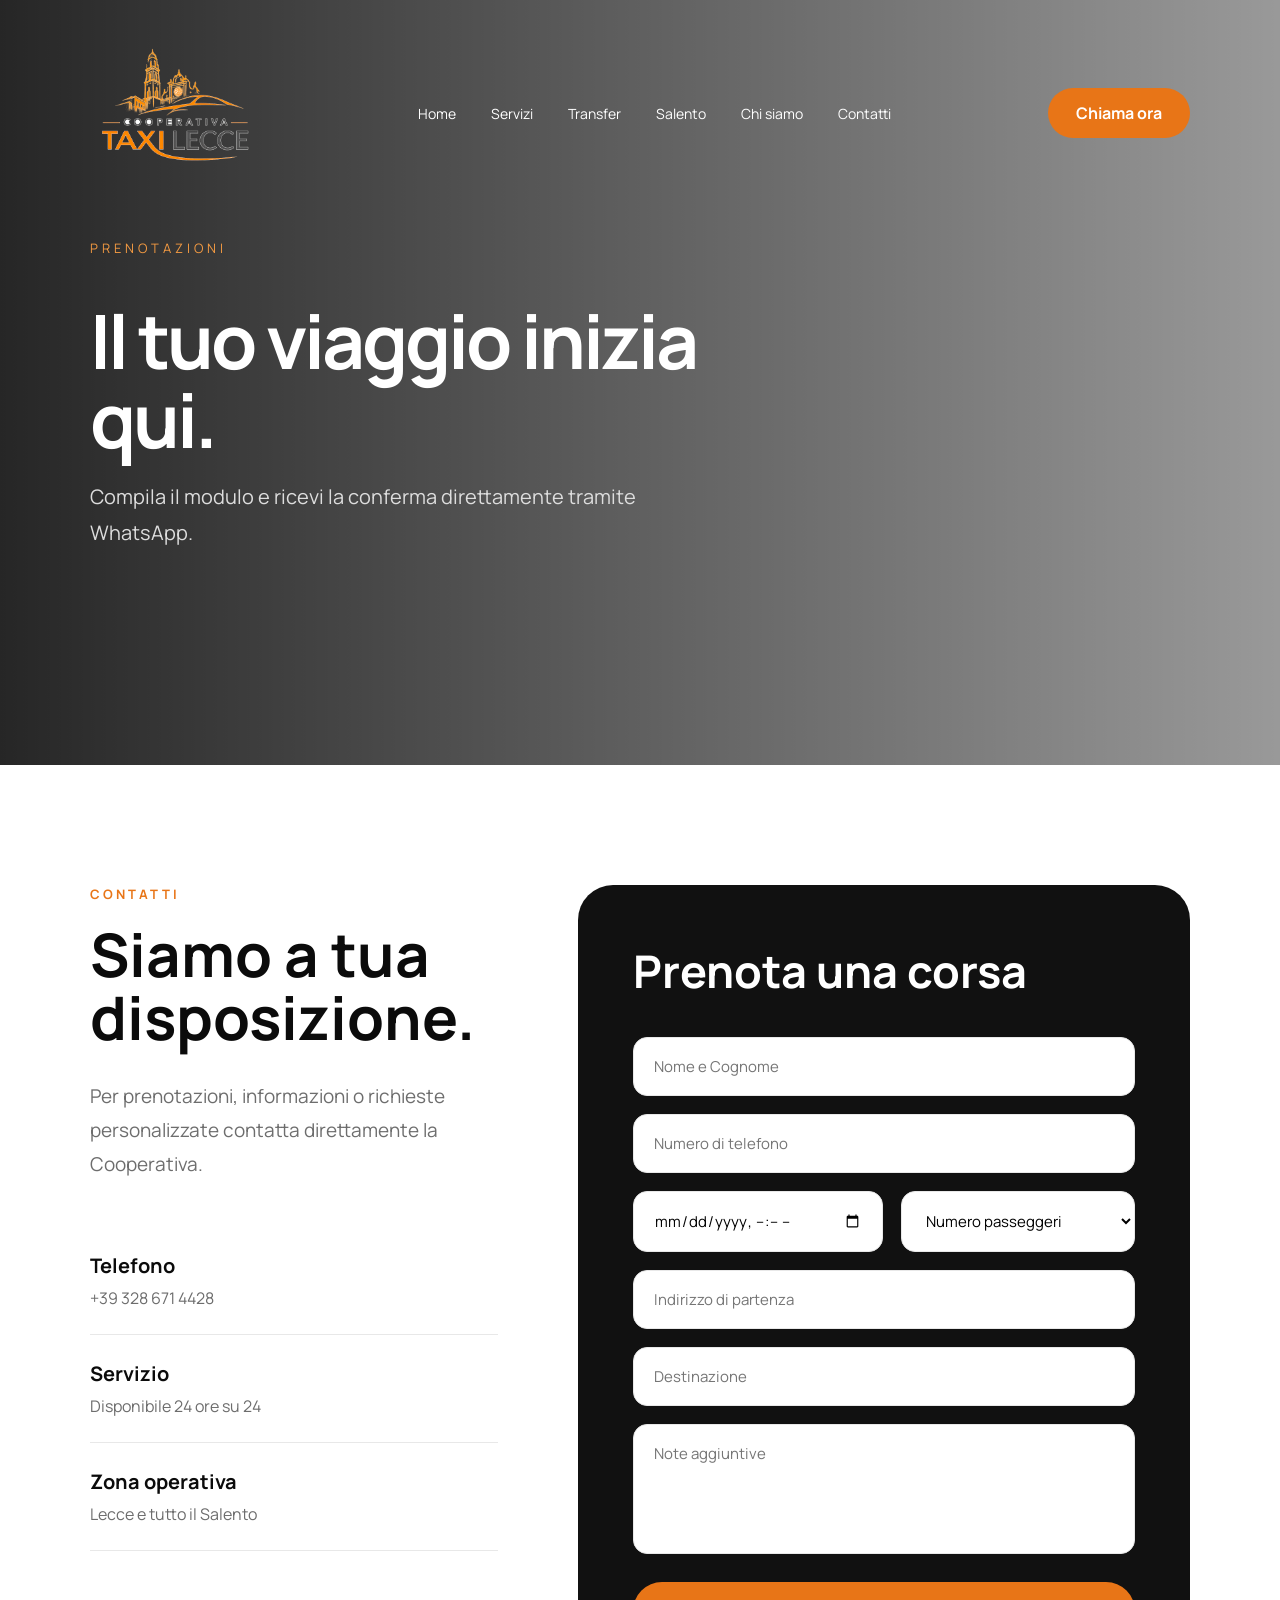
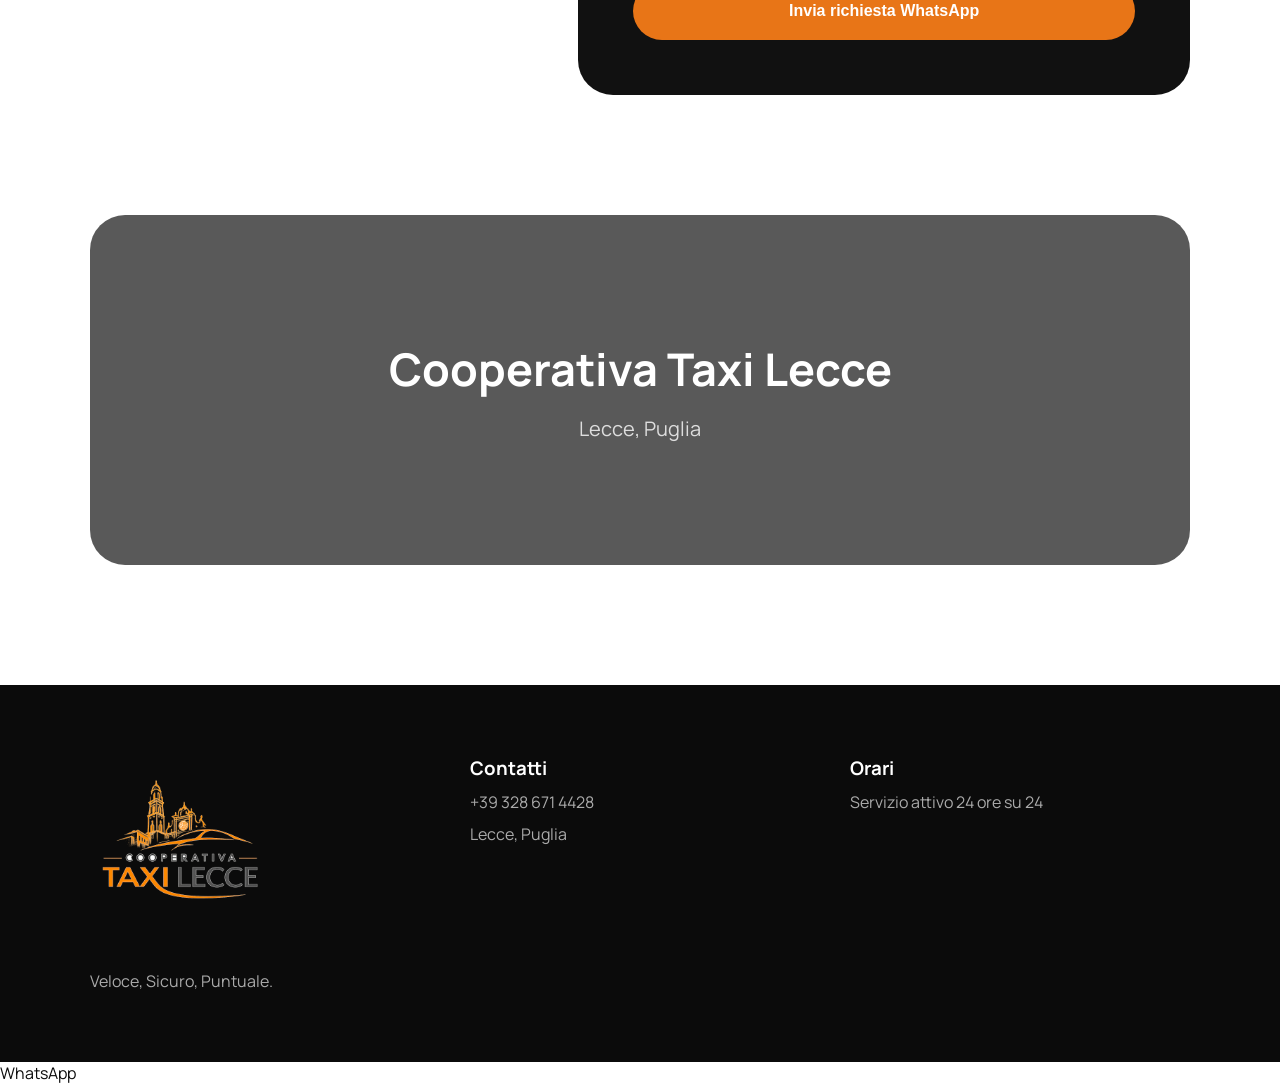
<file: contatti.html>
<!DOCTYPE html>
<html lang="it">

<head>

<meta charset="UTF-8">
<meta name="viewport" content="width=device-width, initial-scale=1.0">

<title>Cooperativa Taxi Lecce | Prenota il tuo Taxi</title>

<meta name="description" content="Contatta Cooperativa Taxi Lecce e prenota il tuo viaggio. Richiedi un taxi o un transfer tramite WhatsApp in pochi passaggi.">

<link rel="stylesheet" href="style.css">

</head>


<body>



<header class="page-header contact-header">


<nav>

<div class="logo">

<img src="assets/logo.png" alt="Cooperativa Taxi Lecce">

</div>


<ul>

<li><a href="index.html">Home</a></li>
<li><a href="servizi.html">Servizi</a></li>
<li><a href="transfer.html">Transfer</a></li>
<li><a href="salento.html">Salento</a></li>
<li><a href="chi-siamo.html">Chi siamo</a></li>
<li><a href="contatti.html">Contatti</a></li>

</ul>


<a class="nav-button" href="tel:+393286714428">
Chiama ora
</a>


</nav>





<div class="page-hero">


<p class="overline">
PRENOTAZIONI
</p>


<h1>

Il tuo viaggio
inizia qui.

</h1>


<p>

Compila il modulo e ricevi
la conferma direttamente tramite WhatsApp.

</p>


</div>


</header>









<main>





<section class="contact-layout">





<div class="contact-info">


<p class="section-label">
CONTATTI
</p>


<h2>
Siamo a tua disposizione.
</h2>



<p>

Per prenotazioni, informazioni
o richieste personalizzate
contatta direttamente la Cooperativa.

</p>





<div class="info-box">


<h3>
Telefono
</h3>

<p>
+39 328 671 4428
</p>


</div>





<div class="info-box">


<h3>
Servizio
</h3>

<p>
Disponibile 24 ore su 24
</p>


</div>





<div class="info-box">


<h3>
Zona operativa
</h3>

<p>
Lecce e tutto il Salento
</p>


</div>



</div>









<div class="contact-form">


<h2>
Prenota una corsa
</h2>



<form id="bookingForm">


<input
type="text"
id="nome"
placeholder="Nome e Cognome"
required
>


<input
type="tel"
id="telefono"
placeholder="Numero di telefono"
required
>


<div class="form-row">


<input
type="datetime-local"
id="data"
required
>



<select id="passeggeri">

<option value="">
Numero passeggeri
</option>

<option>
1
</option>

<option>
2
</option>

<option>
3
</option>

<option>
4 o più
</option>

</select>


</div>




<input
type="text"
id="partenza"
placeholder="Indirizzo di partenza"
required
>



<input
type="text"
id="destinazione"
placeholder="Destinazione"
required
>



<textarea
id="note"
placeholder="Note aggiuntive">
</textarea>



<button type="submit">

Invia richiesta WhatsApp

</button>



</form>


</div>





</section>









<section class="map-section">


<div>


<h2>
Cooperativa Taxi Lecce
</h2>


<p>
Lecce, Puglia
</p>


</div>


</section>








</main>








<footer>


<div>

<img src="assets/logo.png">

<p>
Veloce, Sicuro, Puntuale.
</p>

</div>


<div>

<h3>
Contatti
</h3>


<p>
+39 328 671 4428
</p>


<p>
Lecce, Puglia
</p>


</div>


<div>

<h3>
Orari
</h3>


<p>
Servizio attivo 24 ore su 24
</p>


</div>


</footer>





<script src="script.js"></script>


</body>

</html>
</file>
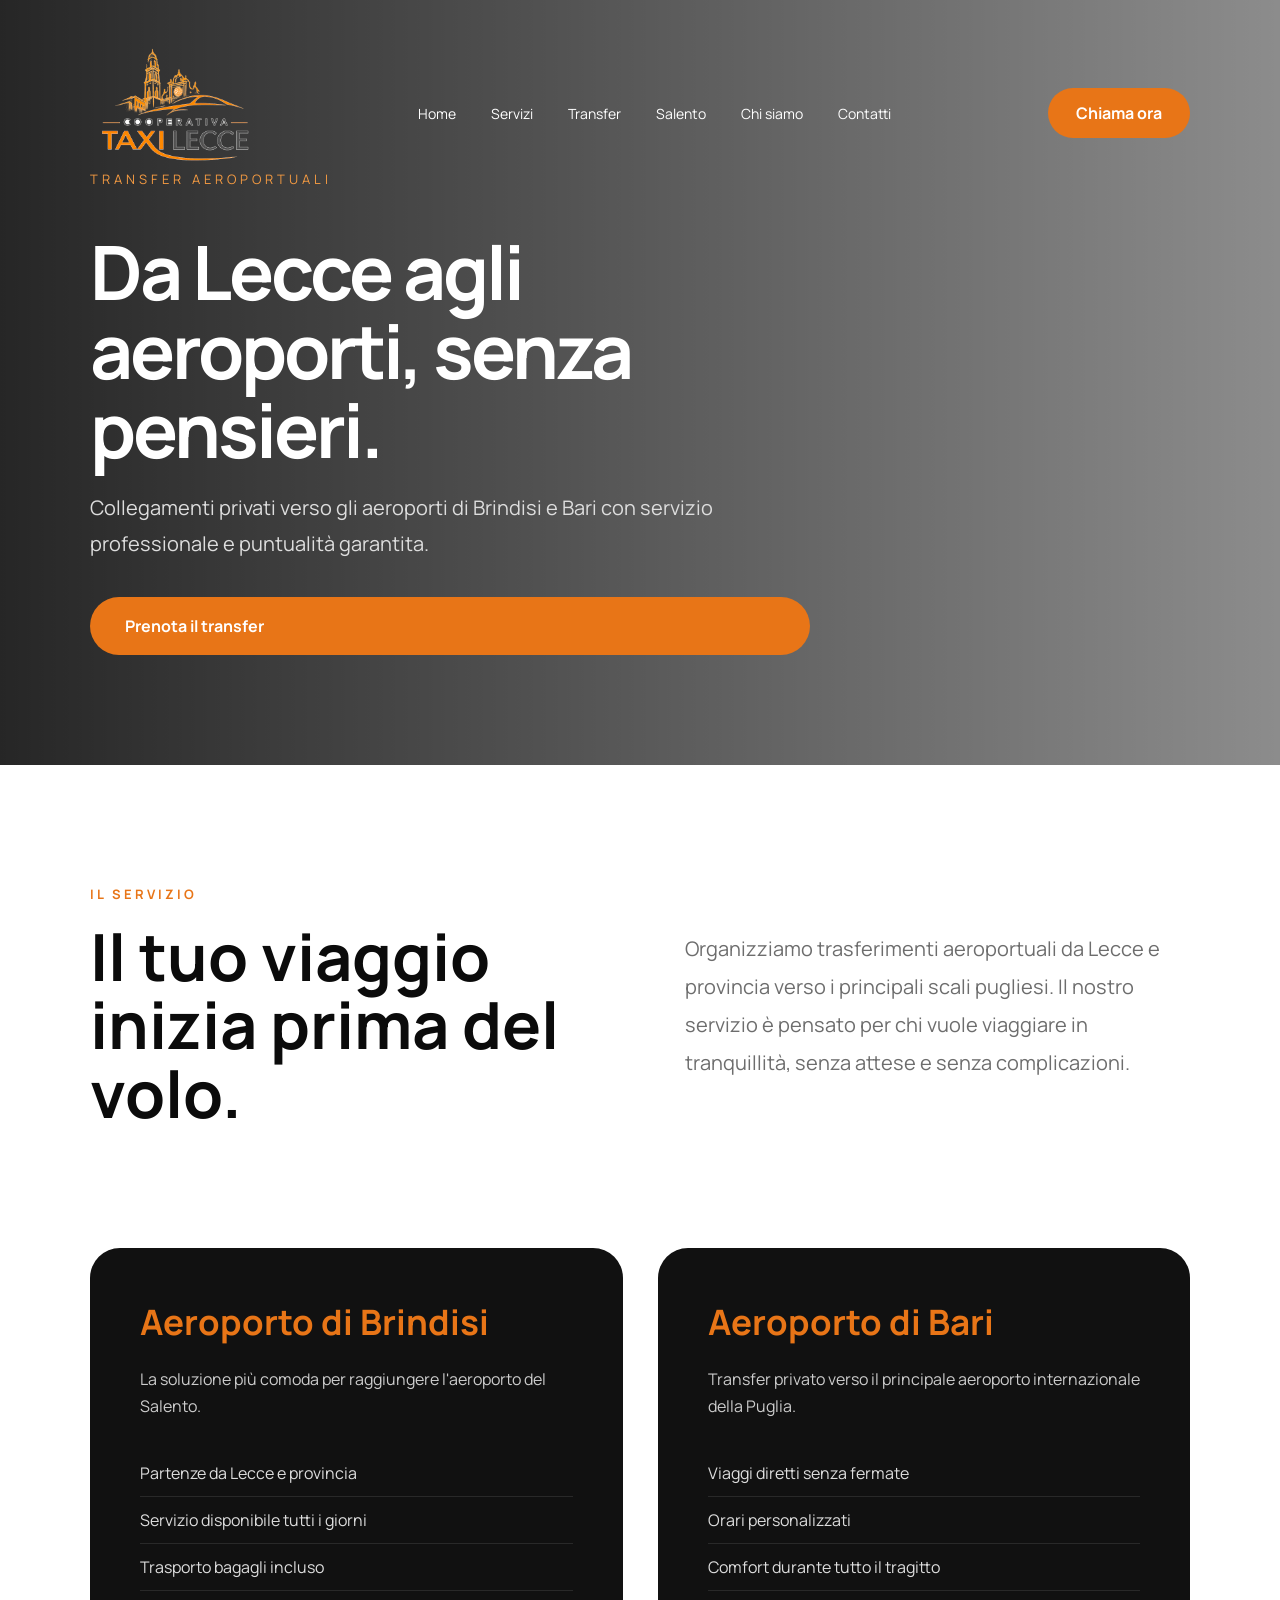
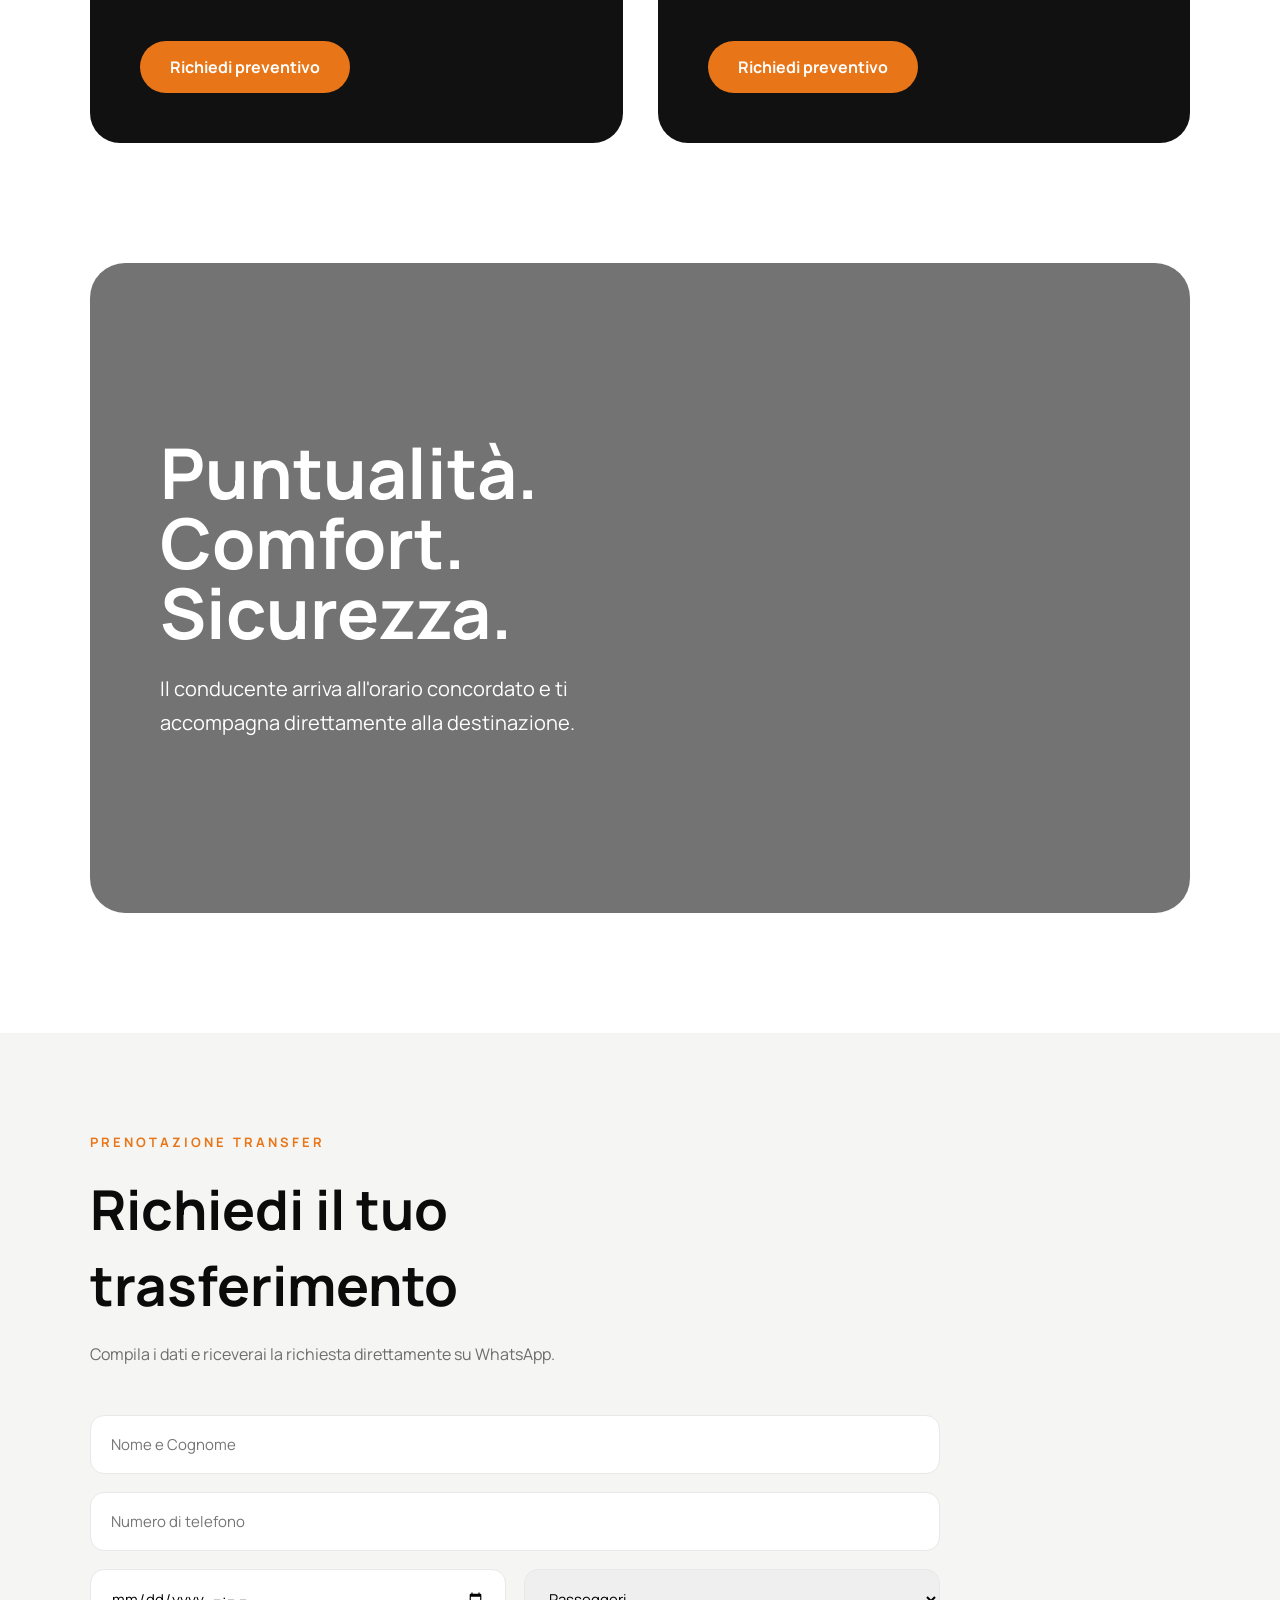
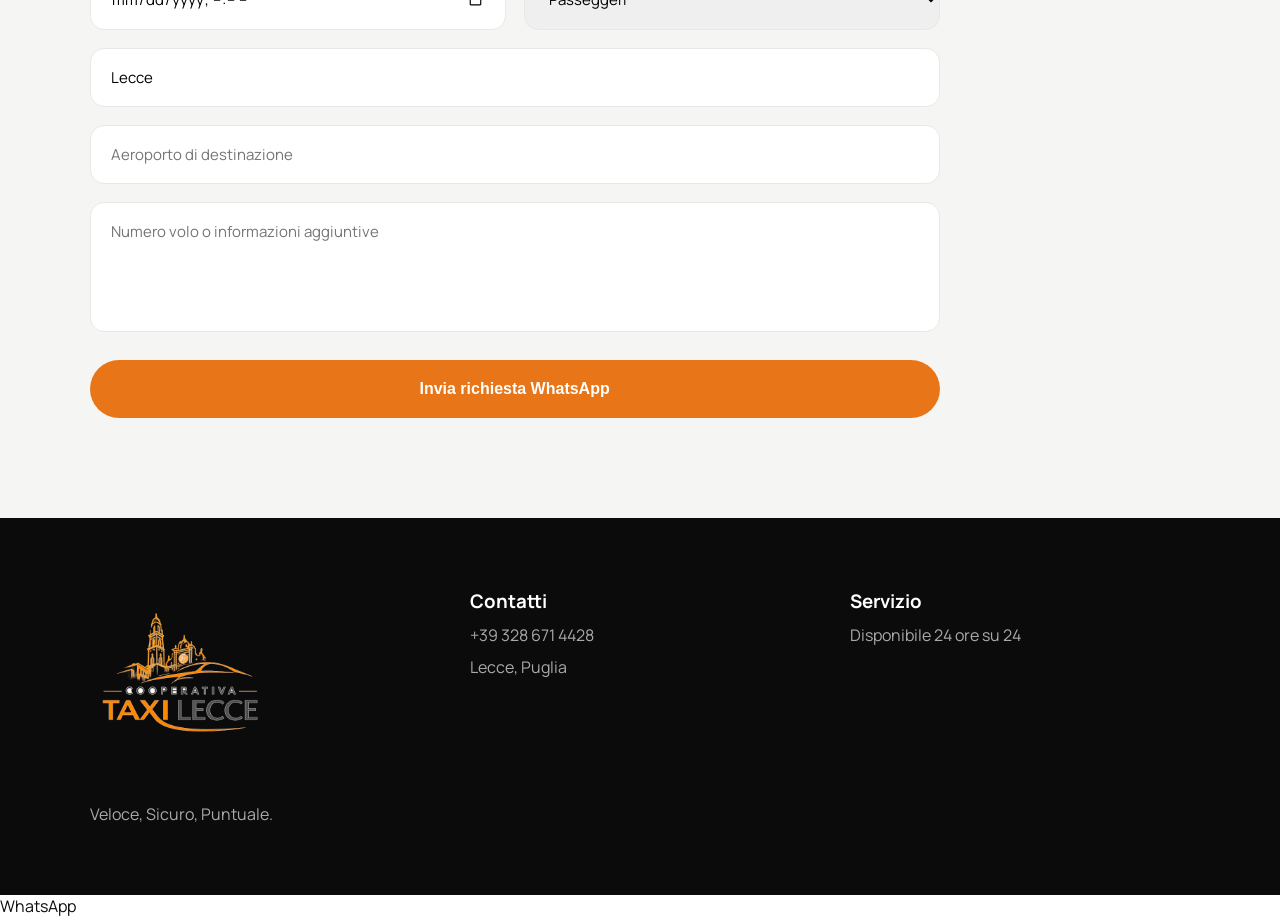
<file: transfer.html>
<!DOCTYPE html>
<html lang="it">

<head>

<meta charset="UTF-8">
<meta name="viewport" content="width=device-width, initial-scale=1.0">

  <title>Cooperativa Taxi Lecce | Transfer Aeroportuali Brindisi e Bari</title>

<meta name="description" content="Prenota un transfer con Cooperativa Taxi Lecce verso gli aeroporti di Brindisi e Bari. Servizio privato, comodo e puntuale.">
<link rel="stylesheet" href="style.css">

</head>


<body>


<header class="page-header transfer-header">


<nav>

<div class="logo">

<img src="assets/logo.png" alt="Cooperativa Taxi Lecce">

</div>


<ul>

<li><a href="index.html">Home</a></li>
<li><a href="servizi.html">Servizi</a></li>
<li><a href="transfer.html">Transfer</a></li>
<li><a href="salento.html">Salento</a></li>
<li><a href="chi-siamo.html">Chi siamo</a></li>
<li><a href="contatti.html">Contatti</a></li>

</ul>


<a class="nav-button" href="tel:+393286714428">
Chiama ora
</a>


</nav>



<div class="page-hero">


<p class="overline">
TRANSFER AEROPORTUALI
</p>


<h1>
Da Lecce agli aeroporti,
senza pensieri.
</h1>


<p>

Collegamenti privati verso gli aeroporti
di Brindisi e Bari con servizio professionale
e puntualità garantita.

</p>


<a href="#prenota" class="primary-button">
Prenota il transfer
</a>


</div>


</header>









<main>





<section class="airport-intro">


<div>


<p class="section-label">
IL SERVIZIO
</p>


<h2>
Il tuo viaggio
inizia prima del volo.
</h2>


</div>



<p>

Organizziamo trasferimenti aeroportuali
da Lecce e provincia verso i principali
scali pugliesi.

Il nostro servizio è pensato per chi vuole
viaggiare in tranquillità, senza attese e
senza complicazioni.

</p>


</section>









<section class="airports">


<div class="airport-card">


<h3>
Aeroporto di Brindisi
</h3>


<p>

La soluzione più comoda per raggiungere
l'aeroporto del Salento.

</p>


<ul>

<li>Partenze da Lecce e provincia</li>

<li>Servizio disponibile tutti i giorni</li>

<li>Trasporto bagagli incluso</li>

</ul>


<a href="#prenota">
Richiedi preventivo
</a>


</div>






<div class="airport-card">


<h3>
Aeroporto di Bari
</h3>


<p>

Transfer privato verso il principale
aeroporto internazionale della Puglia.

</p>


<ul>

<li>Viaggi diretti senza fermate</li>

<li>Orari personalizzati</li>

<li>Comfort durante tutto il tragitto</li>

</ul>


<a href="#prenota">
Richiedi preventivo
</a>


</div>


</section>









<section class="transfer-image">


<div>


<h2>
Puntualità.
Comfort.
Sicurezza.
</h2>


<p>

Il conducente arriva all'orario concordato
e ti accompagna direttamente alla destinazione.

</p>


</div>


</section>









<section class="booking" id="prenota">


<div class="booking-header">


<p class="section-label">
PRENOTAZIONE TRANSFER
</p>


<h2>
Richiedi il tuo trasferimento
</h2>


<p>
Compila i dati e riceverai la richiesta
direttamente su WhatsApp.
</p>


</div>





<form id="bookingForm">


<input 
type="text"
id="nome"
placeholder="Nome e Cognome"
required
>


<input
type="tel"
id="telefono"
placeholder="Numero di telefono"
required
>



<div class="form-row">


<input
type="datetime-local"
id="data"
required
>



<select id="passeggeri">

<option value="">
Passeggeri
</option>

<option>
1
</option>

<option>
2
</option>

<option>
3
</option>

<option>
4 o più
</option>

</select>


</div>




<input
type="text"
id="partenza"
placeholder="Indirizzo di partenza"
value="Lecce"
>




<input
type="text"
id="destinazione"
placeholder="Aeroporto di destinazione"
required
>




<textarea
id="note"
placeholder="Numero volo o informazioni aggiuntive">
</textarea>



<button type="submit">
Invia richiesta WhatsApp
</button>


</form>



</section>






</main>







<footer>


<div>

<img src="assets/logo.png">

<p>
Veloce, Sicuro, Puntuale.
</p>


</div>


<div>

<h3>
Contatti
</h3>

<p>
+39 328 671 4428
</p>


<p>
Lecce, Puglia
</p>


</div>



<div>

<h3>
Servizio
</h3>


<p>
Disponibile 24 ore su 24
</p>


</div>


</footer>






<script src="script.js"></script>


</body>

</html>
</file>
<file: style.css>
@import url('https://fonts.googleapis.com/css2?family=Manrope:wght@400;500;600;700;800&display=swap');


:root{

    --black:#0b0b0b;
    --dark:#111111;
    --orange:#e87517;
    --orange-light:#f39a42;
    --white:#ffffff;
    --gray:#6d6d6d;
    --light:#f5f5f3;
    --border:#e8e8e8;

}


*{

    margin:0;
    padding:0;
    box-sizing:border-box;

}


html{

    scroll-behavior:smooth;

}


body{

    font-family:"Manrope",sans-serif;
    color:var(--black);
    background:var(--white);

}


a{

    text-decoration:none;
    color:inherit;

}




/* HEADER */


.header{

    height:100vh;
    min-height:750px;

    background:
    linear-gradient(
    90deg,
    rgba(0,0,0,.85),
    rgba(0,0,0,.35)
    ),
    url("url("images/hero.jpg")")
    center/cover;

    color:white;

}





/* NAVBAR */


nav{

    width:100%;
    padding:25px 7%;

    display:flex;
    align-items:center;
    justify-content:space-between;

    position:absolute;
    top:0;

    z-index:10;

}


.logo img{

    width:170px;
    height:auto;

}



nav ul{

    list-style:none;
    display:flex;
    gap:35px;

}


nav ul a{

    font-size:14px;
    color:white;

    transition:.3s;

}


nav ul a:hover{

    color:var(--orange);

}


.nav-button{

    background:var(--orange);
    color:white;

    padding:14px 28px;

    border-radius:50px;

    font-weight:700;

    transition:.3s;

}


.nav-button:hover{

    background:white;
    color:black;

}






/* HERO */


.hero{

    height:100%;

    display:flex;
    align-items:center;

    padding:0 7%;

}


.hero-content{

    max-width:850px;

}



.overline{

    color:var(--orange-light);

    font-size:13px;

    letter-spacing:4px;

    margin-bottom:25px;

}



.hero h1{

    font-size:75px;

    line-height:1.05;

    letter-spacing:-3px;

    font-weight:800;

}



.hero-text{

    margin-top:30px;

    max-width:620px;

    font-size:20px;

    line-height:1.7;

    color:#dddddd;

}





.hero-actions{

    display:flex;

    gap:20px;

    margin-top:45px;

}



.primary-button,
.secondary-button{

    padding:18px 35px;

    border-radius:50px;

    font-weight:700;

    transition:.3s;

}


.primary-button{

    background:var(--orange);

    color:white;

}


.primary-button:hover{

    transform:translateY(-3px);

}



.secondary-button{

    border:1px solid rgba(255,255,255,.5);

    color:white;

}



.secondary-button:hover{

    background:white;

    color:black;

}








/* INTRO */


.intro{

    padding:120px 7%;

    display:grid;

    grid-template-columns:1fr 1fr;

    gap:100px;

    align-items:center;

}



.section-label{

    color:var(--orange);

    font-size:13px;

    letter-spacing:3px;

    font-weight:700;

    margin-bottom:20px;

}



.intro h2{

    font-size:70px;

    line-height:.95;

}



.intro p:last-child{

    color:var(--gray);

    font-size:20px;

    line-height:1.9;

}







/* BOOKING */


.booking{

    background:var(--light);

    padding:100px 7%;

}


.booking-header{

    max-width:700px;

    margin-bottom:50px;

}


.booking h2{

    font-size:55px;

    margin-bottom:20px;

}



.booking-header p:last-child{

    color:var(--gray);

}



form{

    max-width:850px;

    display:flex;

    flex-direction:column;

    gap:18px;

}


input,
select,
textarea{

    width:100%;

    border:1px solid var(--border);

    padding:18px 20px;

    border-radius:14px;

    font-size:15px;

    font-family:inherit;

    outline:none;

}



input:focus,
select:focus,
textarea:focus{

    border-color:var(--orange);

}



.form-row{

    display:grid;

    grid-template-columns:1fr 1fr;

    gap:18px;

}


textarea{

    height:130px;

    resize:none;

}



form button{

    margin-top:10px;

    padding:20px;

    border:none;

    border-radius:50px;

    background:var(--orange);

    color:white;

    font-size:16px;

    font-weight:700;

    cursor:pointer;

    transition:.3s;

}



form button:hover{

    background:#c85e0d;

}







/* SERVICES */


.services{

    padding:120px 7%;

}



.section-head{

    margin-bottom:60px;

}



.services h2{

    font-size:55px;

}



.service-grid{

    display:grid;

    grid-template-columns:repeat(3,1fr);

    gap:30px;

}



.service-grid article{

    border-radius:25px;

    overflow:hidden;

    background:white;

    box-shadow:0 20px 50px rgba(0,0,0,.08);

}



.service-grid img{

    width:100%;

    height:260px;

    object-fit:cover;

}



.service-grid article h3{

    font-size:28px;

    padding:30px 30px 10px;

}



.service-grid article p{

    padding:0 30px;

    color:var(--gray);

    line-height:1.7;

}



.service-grid article a{

    display:block;

    padding:30px;

    color:var(--orange);

    font-weight:700;

}







/* TRANSFER BANNER */


.transfer-banner{

    margin:0 7%;

    height:500px;

    border-radius:35px;

    background:

    linear-gradient(
    rgba(0,0,0,.6),
    rgba(0,0,0,.6)
    ),
    url("https://images.unsplash.com/photo-1500530855697-b586d89ba3ee")
    center/cover;

    color:white;

    display:flex;

    align-items:center;

    padding:70px;

}



.transfer-banner h2{

    font-size:60px;

}



.transfer-banner p{

    margin:25px 0;

    font-size:20px;

}



.transfer-banner a{

    display:inline-block;

    background:var(--orange);

    padding:16px 30px;

    border-radius:50px;

}








/* NUMBERS */


.numbers{

    padding:120px 7%;

    display:grid;

    grid-template-columns:repeat(3,1fr);

    gap:30px;

}



.numbers div{

    text-align:center;

}



.numbers strong{

    font-size:65px;

    color:var(--orange);

}



.numbers p{

    color:var(--gray);

}








/* FOOTER */


footer{

    background:var(--black);

    color:white;

    padding:70px 7%;

    display:grid;

    grid-template-columns:repeat(3,1fr);

    gap:40px;

}



footer img{

    width:180px;

    margin-bottom:20px;

}



footer p{

    color:#aaa;

    margin-top:10px;

}






/* MOBILE */


@media(max-width:900px){


nav ul{

    display:none;

}


.hero h1{

    font-size:48px;

}


.intro{

    grid-template-columns:1fr;

}



.intro h2{

    font-size:50px;

}



.form-row,
.service-grid,
.numbers,
footer{

    grid-template-columns:1fr;

}



.transfer-banner{

    padding:40px;

}



.transfer-banner h2{

    font-size:40px;

}


}

/* ===============================
   TRANSFER PAGE
================================ */


/* HEADER PAGINA */

.page-header{

    min-height:85vh;

    color:white;

    position:relative;

    background:
    linear-gradient(
    90deg,
    rgba(0,0,0,.82),
    rgba(0,0,0,.35)
    ),
    url("https://images.unsplash.com/photo-1436491865332-7a61a109cc05")
    center/cover;

}


.transfer-header{

    background:
    linear-gradient(
    90deg,
    rgba(0,0,0,.85),
    rgba(0,0,0,.45)
    ),
    url("images/transfer.jpg")
    center/cover;

}



.page-hero{

    min-height:85vh;

    display:flex;

    flex-direction:column;

    justify-content:center;

    padding:140px 7% 80px;

    max-width:900px;

}



.page-hero h1{

    font-size:75px;

    line-height:1.05;

    letter-spacing:-3px;

    margin:20px 0;

}



.page-hero p:not(.overline){

    max-width:650px;

    font-size:20px;

    color:#ddd;

    line-height:1.8;

    margin-bottom:35px;

}






/* INTRO TRANSFER */


.airport-intro{

    padding:120px 7%;

    display:grid;

    grid-template-columns:1fr 1fr;

    gap:90px;

    align-items:center;

}



.airport-intro h2{

    font-size:65px;

    line-height:1.05;

}



.airport-intro p:last-child{

    color:var(--gray);

    font-size:20px;

    line-height:1.9;

}






/* CARD AEROPORTI */


.airports{

    padding:0 7% 120px;

    display:grid;

    grid-template-columns:1fr 1fr;

    gap:35px;

}



.airport-card{

    background:#111;

    color:white;

    padding:50px;

    border-radius:30px;

    transition:.4s;

}



.airport-card:hover{

    transform:translateY(-10px);

}



.airport-card h3{

    color:var(--orange);

    font-size:35px;

    margin-bottom:20px;

}



.airport-card p{

    color:#ccc;

    line-height:1.7;

}



.airport-card ul{

    list-style:none;

    margin:30px 0;

}



.airport-card li{

    padding:12px 0;

    border-bottom:1px solid rgba(255,255,255,.1);

    color:#ddd;

}



.airport-card a{

    display:inline-block;

    margin-top:20px;

    padding:15px 30px;

    background:var(--orange);

    border-radius:50px;

    color:white;

    font-weight:700;

}






/* FOTO CENTRALE */


.transfer-image{

    height:650px;

    margin:0 7% 120px;

    border-radius:35px;

    overflow:hidden;

    display:flex;

    align-items:center;

    padding:70px;

    color:white;

    background:

    linear-gradient(
    rgba(0,0,0,.55),
    rgba(0,0,0,.55)
    ),

    url("https://images.unsplash.com/photo-1549317661-bd32c8ce0db2")
    center/cover;

}



.transfer-image h2{

    font-size:70px;

    line-height:1;

    max-width:650px;

}



.transfer-image p{

    margin-top:25px;

    max-width:500px;

    font-size:20px;

    line-height:1.7;

}







/* MOBILE TRANSFER */


@media(max-width:900px){


.page-hero h1{

    font-size:48px;

}



.airport-intro{

    grid-template-columns:1fr;

}



.airport-intro h2{

    font-size:45px;

}



.airports{

    grid-template-columns:1fr;

}



.airport-card{

    padding:35px;

}



.transfer-image{

    height:500px;

    padding:35px;

}



.transfer-image h2{

    font-size:45px;

}



}

/* =================================
   SERVIZI PAGE
================================= */


/* HERO SERVIZI */

.services-header{

    background:
    linear-gradient(
    90deg,
    rgba(0,0,0,.85),
    rgba(0,0,0,.4)
    ),
    url("images/taxi.jpg")
    center/cover;

}





/* INTRO */

.services-intro{

    padding:120px 7% 80px;

    max-width:1000px;

}



.services-intro h2{

    font-size:70px;

    line-height:1.05;

    letter-spacing:-2px;

    margin-bottom:35px;

}



.services-intro p:last-child{

    color:var(--gray);

    font-size:21px;

    line-height:1.9;

    max-width:750px;

}







/* LISTA SERVIZI */

.service-list{

    padding:40px 7% 120px;

    display:flex;

    flex-direction:column;

    gap:60px;

}





.service-list article{

    display:grid;

    grid-template-columns:1fr 1fr;

    min-height:450px;

    background:#f5f5f3;

    border-radius:35px;

    overflow:hidden;

}



.service-list article:nth-child(even){

    direction:rtl;

}


.service-list article:nth-child(even) .service-content{

    direction:ltr;

}





.service-image img{

    width:100%;

    height:100%;

    object-fit:cover;

}







.service-content{

    padding:60px;

    display:flex;

    justify-content:center;

    flex-direction:column;

}



.service-content h3{

    font-size:45px;

    margin-bottom:25px;

    letter-spacing:-1px;

}



.service-content p{

    color:var(--gray);

    font-size:18px;

    line-height:1.8;

    margin-bottom:35px;

}





.service-content a{

    display:inline-block;

    color:var(--orange);

    font-weight:700;

    font-size:16px;

}








/* CTA */

.service-cta{

    margin:0 7% 120px;

    padding:90px 60px;

    text-align:center;

    border-radius:40px;

    background:

    linear-gradient(
    135deg,
    #111,
    #252525
    );

    color:white;

}



.service-cta h2{

    font-size:65px;

    margin-bottom:20px;

}



.service-cta p{

    color:#bbb;

    font-size:20px;

    margin-bottom:40px;

}



.service-cta a{

    display:inline-block;

    background:var(--orange);

    padding:18px 40px;

    border-radius:50px;

    font-weight:700;

}








/* RESPONSIVE */

@media(max-width:900px){


.services-intro h2{

    font-size:45px;

}



.service-list article{

    grid-template-columns:1fr;

}



.service-list article:nth-child(even){

    direction:ltr;

}



.service-image{

    height:300px;

}



.service-content{

    padding:35px;

}



.service-content h3{

    font-size:35px;

}



.service-cta h2{

    font-size:42px;

}



}


/* =================================
   SALENTO PAGE
================================= */


/* HERO SALENTO */

.salento-header{

    background:
    linear-gradient(
    90deg,
    rgba(0,0,0,.75),
    rgba(0,0,0,.35)
    ),
    url("images/salento.jpg")
    center/cover;

}






/* INTRO */

.salento-intro{

    padding:120px 7%;

    display:grid;

    grid-template-columns:1fr 1fr;

    gap:90px;

    align-items:center;

}



.salento-intro h2{

    font-size:75px;

    line-height:1;

    letter-spacing:-3px;

}



.salento-intro p:last-child{

    color:var(--gray);

    font-size:21px;

    line-height:1.9;

}








/* DESTINAZIONI */


.destinations{

    padding:0 7% 120px;

    display:grid;

    grid-template-columns:repeat(2,1fr);

    gap:35px;

}



.destinations article{

    border-radius:35px;

    overflow:hidden;

    background:#111;

    color:white;

    position:relative;

}



.destinations img{

    width:100%;

    height:380px;

    object-fit:cover;

    opacity:.75;

}



.destinations div{

    padding:35px;

}



.destinations h3{

    font-size:40px;

    margin-bottom:15px;

}



.destinations p{

    color:#ccc;

    line-height:1.7;

    margin-bottom:25px;

}



.destinations a{

    color:var(--orange-light);

    font-weight:700;

}








/* TOUR PRIVATO */


.private-tour{

    margin:0 7% 120px;

    min-height:600px;

    border-radius:40px;

    padding:80px;

    color:white;

    display:flex;

    align-items:center;


    background:

    linear-gradient(
    90deg,
    rgba(0,0,0,.8),
    rgba(0,0,0,.3)
    ),

    url("https://images.unsplash.com/photo-1533105079780-92b9be482077")
    center/cover;

}



.private-tour h2{

    font-size:65px;

    line-height:1.05;

    max-width:700px;

}



.private-tour p:not(.section-label){

    max-width:600px;

    margin:30px 0;

    font-size:20px;

    line-height:1.8;

    color:#ddd;

}



.private-tour a{

    display:inline-block;

    background:var(--orange);

    padding:18px 35px;

    border-radius:50px;

    font-weight:700;

}







/* CTA */

.salento-cta{

    padding:100px 7%;

    text-align:center;

    background:var(--light);

}



.salento-cta h2{

    font-size:70px;

    margin-bottom:20px;

}



.salento-cta p{

    font-size:22px;

    color:var(--gray);

    margin-bottom:40px;

}



.salento-cta a{

    display:inline-block;

    padding:18px 40px;

    background:var(--orange);

    color:white;

    border-radius:50px;

    font-weight:700;

}








/* MOBILE */

@media(max-width:900px){


.salento-intro{

    grid-template-columns:1fr;

}



.salento-intro h2{

    font-size:50px;

}



.destinations{

    grid-template-columns:1fr;

}



.destinations img{

    height:280px;

}



.private-tour{

    padding:40px;

}



.private-tour h2{

    font-size:45px;

}



.salento-cta h2{

    font-size:45px;

}



}

/* =================================
   CHI SIAMO PAGE
================================= */


/* HERO */

.about-header{

    background:
    linear-gradient(
    90deg,
    rgba(0,0,0,.85),
    rgba(0,0,0,.35)
    ),
    url("https://images.unsplash.com/photo-1492144534655-ae79c964c9d8")
    center/cover;

}






/* INTRO */

.about-intro{

    padding:120px 7%;

    display:grid;

    grid-template-columns:1fr 1fr;

    gap:100px;

}



.about-intro h2{

    font-size:70px;

    line-height:1.05;

    letter-spacing:-2px;

}



.about-intro p{

    color:var(--gray);

    font-size:20px;

    line-height:1.9;

    margin-bottom:25px;

}








/* FLOTTA */


.fleet-section{

    margin:0 7% 120px;

    display:grid;

    grid-template-columns:1fr 1fr;

    min-height:600px;

    border-radius:40px;

    overflow:hidden;

    background:#111;

    color:white;

}



.fleet-image img{

    width:100%;

    height:100%;

    object-fit:cover;

}



.fleet-text{

    padding:70px;

    display:flex;

    flex-direction:column;

    justify-content:center;

}



.fleet-text h2{

    font-size:60px;

    line-height:1.05;

    margin-bottom:25px;

}



.fleet-text p:not(.section-label){

    color:#ccc;

    font-size:19px;

    line-height:1.8;

    margin-bottom:35px;

}



.fleet-text a{

    background:var(--orange);

    color:white;

    padding:17px 35px;

    border-radius:50px;

    font-weight:700;

    width:max-content;

}








/* VALORI AZIENDALI */


.values-company{

    padding:0 7% 120px;

    display:grid;

    grid-template-columns:repeat(3,1fr);

    gap:30px;

}



.values-company div{

    background:var(--light);

    padding:45px;

    border-radius:30px;

}



.values-company h3{

    font-size:30px;

    margin-bottom:20px;

}



.values-company p{

    color:var(--gray);

    line-height:1.8;

}








/* CTA */

.about-cta{

    margin:0 7% 120px;

    padding:90px 40px;

    text-align:center;

    border-radius:40px;

    background:

    linear-gradient(
    135deg,
    #111,
    #252525
    );

    color:white;

}



.about-cta h2{

    font-size:65px;

    margin-bottom:40px;

}



.about-cta a{

    display:inline-block;

    background:var(--orange);

    color:white;

    padding:18px 40px;

    border-radius:50px;

    font-weight:700;

}







/* MOBILE */

@media(max-width:900px){


.about-intro{

    grid-template-columns:1fr;

}



.about-intro h2{

    font-size:48px;

}



.fleet-section{

    grid-template-columns:1fr;

}



.fleet-image{

    height:350px;

}



.fleet-text{

    padding:40px;

}



.fleet-text h2{

    font-size:42px;

}



.values-company{

    grid-template-columns:1fr;

}



.about-cta h2{

    font-size:42px;

}



}

/* =================================
   CONTATTI PAGE
================================= */


/* HERO */

.contact-header{

    background:
    linear-gradient(
    90deg,
    rgba(0,0,0,.85),
    rgba(0,0,0,.4)
    ),
    url("https://images.unsplash.com/photo-1449824913935-59a10b8d2000")
    center/cover;

}







/* LAYOUT CONTATTI */


.contact-layout{

    padding:120px 7%;

    display:grid;

    grid-template-columns: .8fr 1.2fr;

    gap:80px;

    align-items:start;

}





.contact-info h2{

    font-size:60px;

    line-height:1.05;

    margin-bottom:30px;

}



.contact-info > p:not(.section-label){

    color:var(--gray);

    font-size:19px;

    line-height:1.8;

    margin-bottom:45px;

}







/* BOX INFORMAZIONI */


.info-box{

    padding:25px 0;

    border-bottom:1px solid var(--border);

}



.info-box h3{

    font-size:20px;

    margin-bottom:8px;

}



.info-box p{

    color:var(--gray);

}








/* FORM */


.contact-form{

    background:#111;

    padding:55px;

    border-radius:35px;

    color:white;

}



.contact-form h2{

    font-size:45px;

    margin-bottom:35px;

}



.contact-form input,
.contact-form select,
.contact-form textarea{

    background:white;

}



.contact-form button{

    background:var(--orange);

}



.contact-form button:hover{

    background:#c85e0d;

}








/* MAPPA */

.map-section{

    margin:0 7% 120px;

    height:350px;

    border-radius:35px;

    display:flex;

    align-items:center;

    justify-content:center;

    text-align:center;

    color:white;


    background:

    linear-gradient(
    rgba(0,0,0,.65),
    rgba(0,0,0,.65)
    ),

    url("https://images.unsplash.com/photo-1524661135-423995f22d0b")
    center/cover;

}



.map-section h2{

    font-size:45px;

}



.map-section p{

    margin-top:15px;

    font-size:20px;

    color:#ddd;

}








/* MOBILE */

@media(max-width:900px){


.contact-layout{

    grid-template-columns:1fr;

}



.contact-info h2{

    font-size:45px;

}



.contact-form{

    padding:35px 25px;

}



.contact-form h2{

    font-size:35px;

}



.map-section h2{

    font-size:35px;

}



}
</file>
